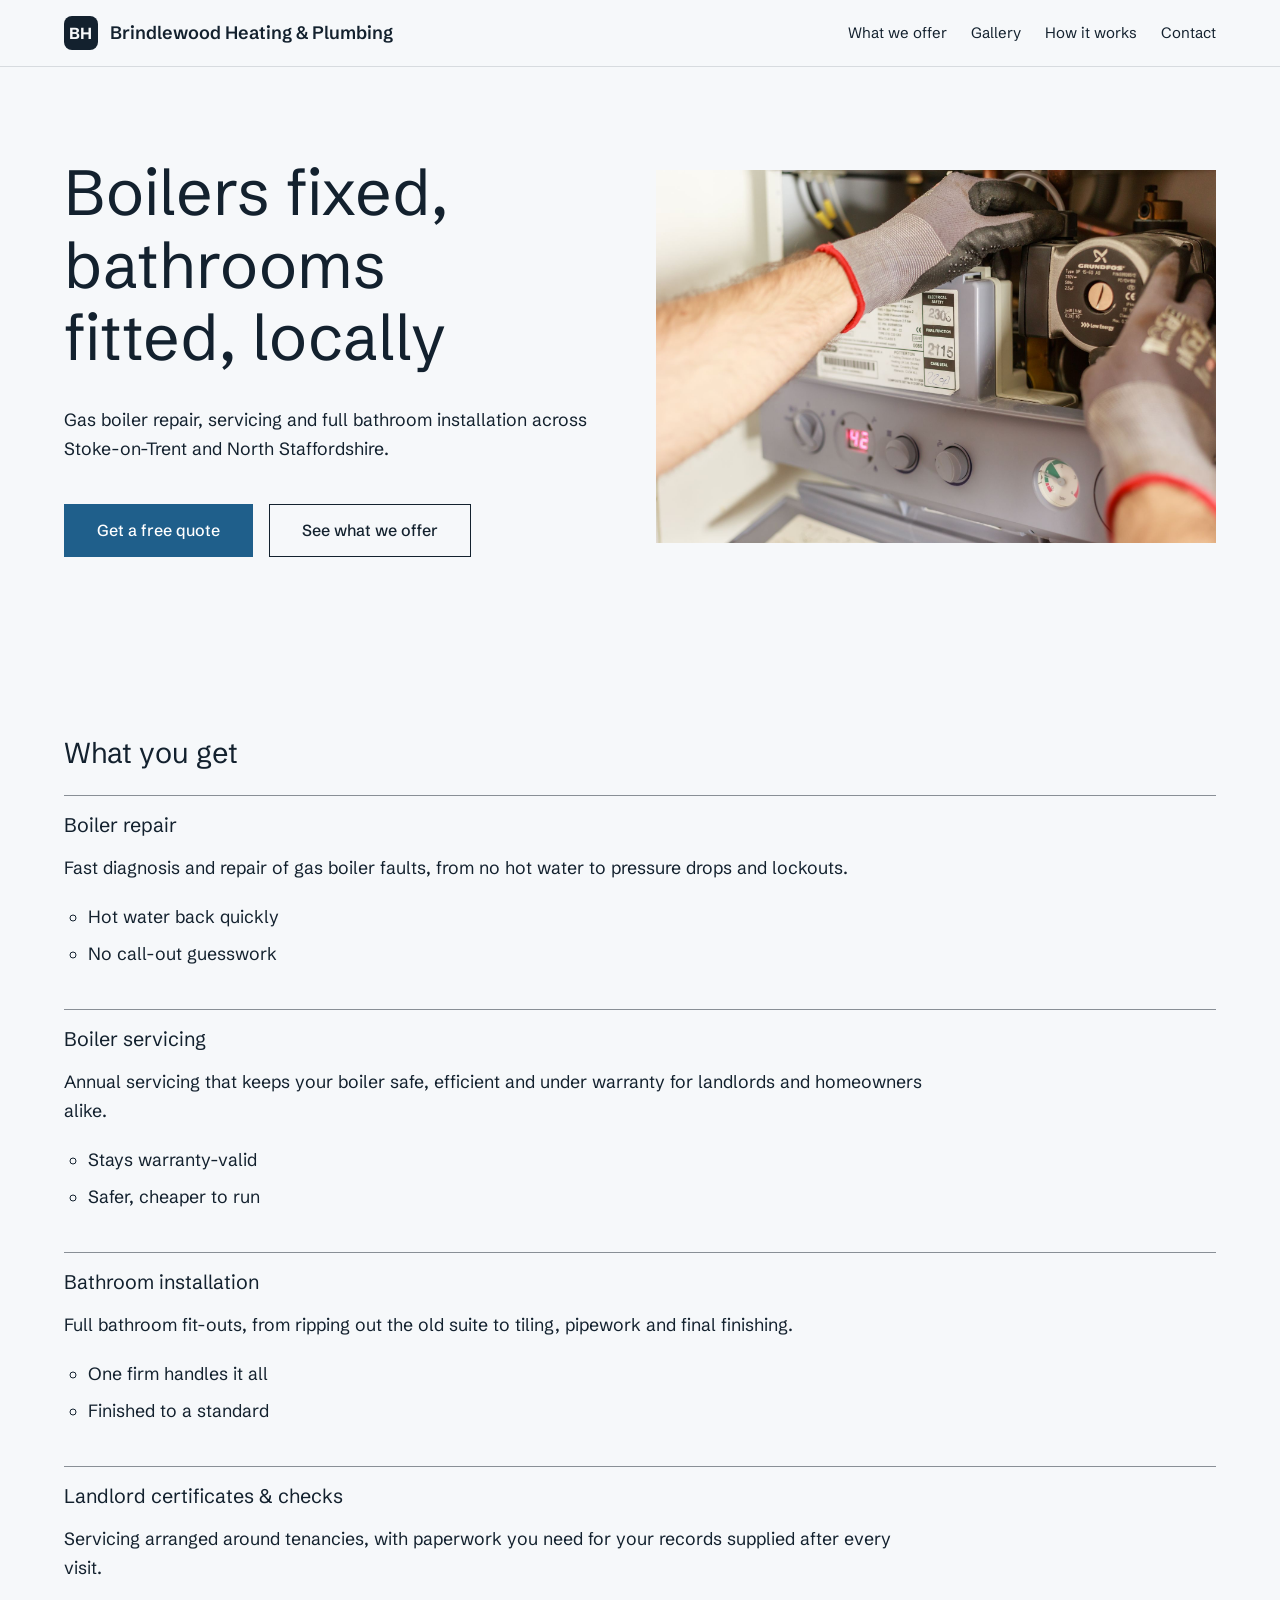
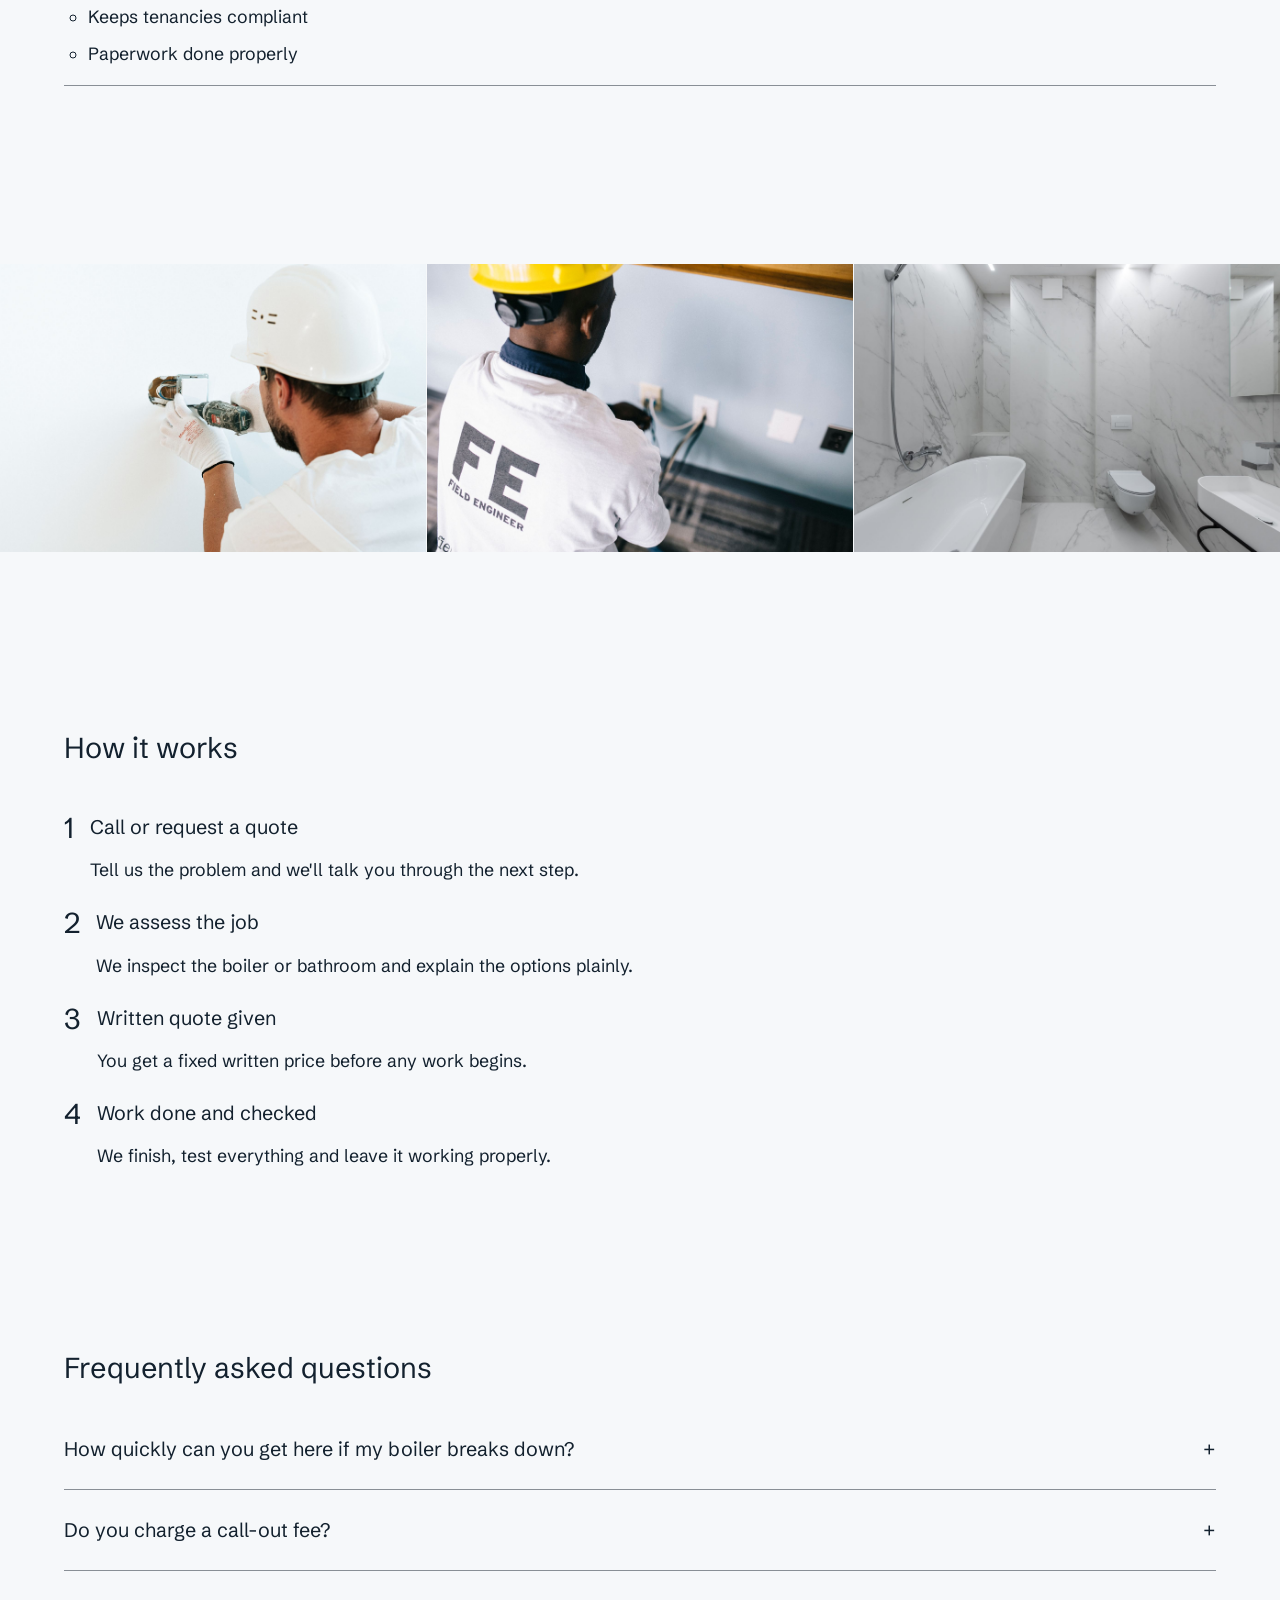
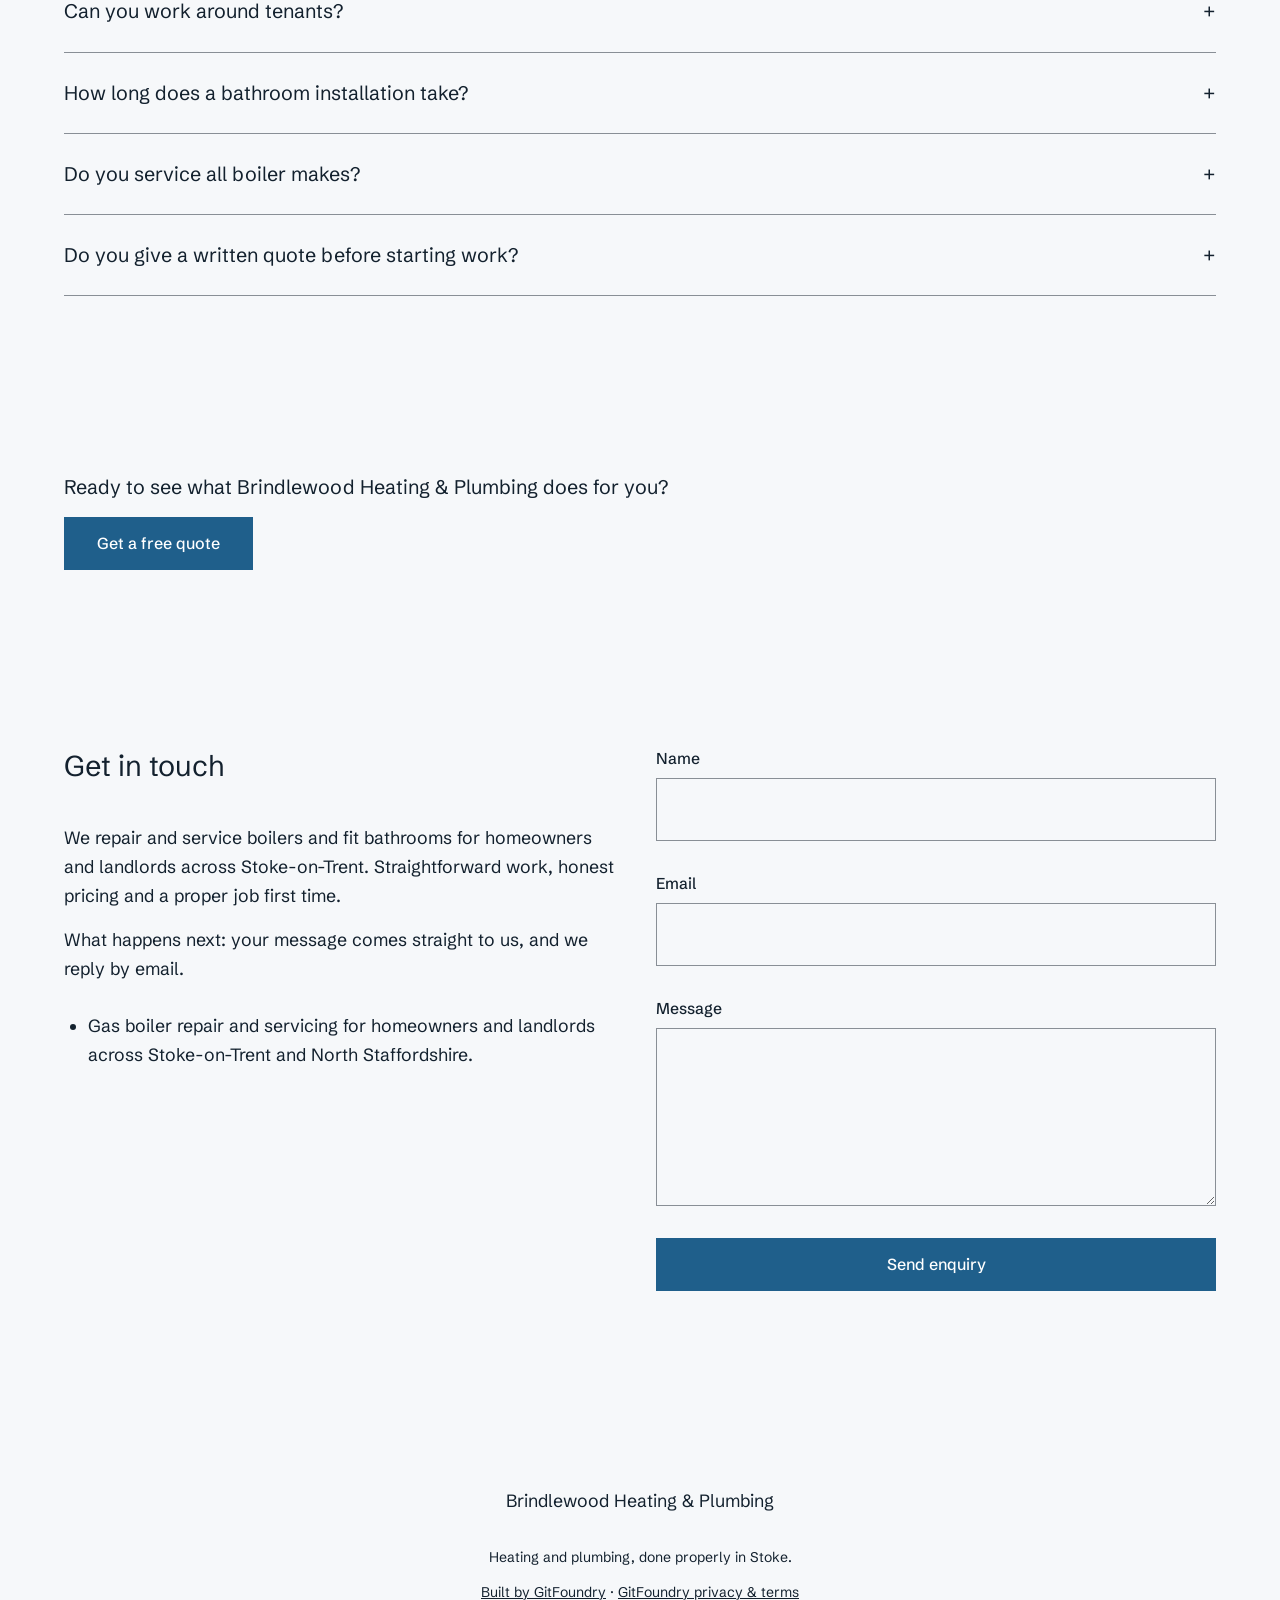
<file: index.html>
<!DOCTYPE html>
<html lang="en-GB">
<head>
  <meta charset="UTF-8">
  <meta name="viewport" content="width=device-width, initial-scale=1.0">
  <title>Brindlewood Heating &amp; Plumbing — Boilers fixed, bathrooms fitted, locally</title>
  <meta name="description" content="Brindlewood Heating &amp; Plumbing offers boiler repair, servicing and bathroom installation for homeowners and landlords in Stoke-on-Trent. Call for a free quote.">
  <link rel="icon" href="favicon.svg" type="image/svg+xml">
  <link href="https://fonts.googleapis.com/css2?family=Schibsted+Grotesk:wght@400..900&family=Schibsted+Grotesk:wght@400..900&display=swap" rel="stylesheet">
  <link rel="stylesheet" href="styles.css">
  <noscript><style>
  .menu-toggle { display: none !important; }
  </style></noscript>
  <meta property="og:title" content="Brindlewood Heating &amp; Plumbing">
  <meta property="og:description" content="Brindlewood Heating &amp; Plumbing offers boiler repair, servicing and bathroom installation for homeowners and landlords in Stoke-on-Trent. Call for a free quote.">
  <meta property="og:image" content="og-image.png">
  <meta property="og:url" content="index.html">
  <meta property="og:type" content="website">
  <meta name="twitter:card" content="summary_large_image">
  <script type="application/ld+json">{"@context":"https://schema.org","@type":"ProfessionalService","name":"Brindlewood Heating & Plumbing","description":"We repair and service boilers and fit bathrooms for homeowners and landlords across Stoke-on-Trent. Straightforward work, honest pricing and a proper job first time."}</script>
</head>
<body>
<a class="skip-link" href="#main">Skip to content</a>
<header class="site-header" data-mobile-nav-open="false">
  <div class="site-header__inner">
    <a class="brand" href="index.html">
      <span class="brand__mark" aria-hidden="true">BH</span>
      <span class="brand__wordmark">Brindlewood Heating &amp; Plumbing</span>
    </a>
    <button type="button" class="menu-toggle" data-mobile-nav-toggle aria-controls="primary-nav" aria-expanded="false" aria-label="Toggle navigation">
      <span class="menu-toggle__bar" aria-hidden="true"></span>
      <span class="menu-toggle__bar" aria-hidden="true"></span>
      <span class="menu-toggle__bar" aria-hidden="true"></span>
    </button>
    <nav class="primary-nav" id="primary-nav" aria-label="Primary">
      <a href="#features-list">What we offer</a>
      <a href="#image-triptych">Gallery</a>
      <a href="#process-steps">How it works</a>
      <a href="#contact-block">Contact</a>
    </nav>
  </div>
</header>

<main id="main">
<section data-section="hero-split" data-surface="dominant" id="hero-split" class="hero-split">
  <div class="container hero-split__inner">
    <div class="hero-split__text">
      <h1 class="hero-split__headline">Boilers fixed, bathrooms fitted, locally</h1>
      <p class="hero-split__sub">Gas boiler repair, servicing and full bathroom installation across Stoke-on-Trent and North Staffordshire.</p>
      <div class="hero-split__ctas">
        <a href="#contact" class="btn btn--primary">Get a free quote</a>
        <a href="#features-list" class="btn btn--ghost">See what we offer</a>
      </div>
    </div>
    <div class="hero-split__image">
      <img src="assets/img/hero.jpg" alt="Close-up of hands adjusting a boiler system with precise instrumentation, showing maintenance work." width="1200" height="800" loading="eager" decoding="async">
    </div>
  </div>
</section>
<section data-section="features-list" data-surface="dominant" id="features-list" class="features-list">
  <div class="container">
    <h2 class="features-list__title">What you get</h2>
    <ul class="features-list__items">
      <li class="features-list__item">
        <div class="features-list__body">
          <h3 class="features-list__name">Boiler repair</h3>
          <p class="features-list__desc">Fast diagnosis and repair of gas boiler faults, from no hot water to pressure drops and lockouts.</p>
          <ul class="features-list__bullets"><li>Hot water back quickly</li><li>No call-out guesswork</li></ul>
        </div>
      </li>
      <li class="features-list__item">
        <div class="features-list__body">
          <h3 class="features-list__name">Boiler servicing</h3>
          <p class="features-list__desc">Annual servicing that keeps your boiler safe, efficient and under warranty for landlords and homeowners alike.</p>
          <ul class="features-list__bullets"><li>Stays warranty-valid</li><li>Safer, cheaper to run</li></ul>
        </div>
      </li>
      <li class="features-list__item">
        <div class="features-list__body">
          <h3 class="features-list__name">Bathroom installation</h3>
          <p class="features-list__desc">Full bathroom fit-outs, from ripping out the old suite to tiling, pipework and final finishing.</p>
          <ul class="features-list__bullets"><li>One firm handles it all</li><li>Finished to a standard</li></ul>
        </div>
      </li>
      <li class="features-list__item">
        <div class="features-list__body">
          <h3 class="features-list__name">Landlord certificates &amp; checks</h3>
          <p class="features-list__desc">Servicing arranged around tenancies, with paperwork you need for your records supplied after every visit.</p>
          <ul class="features-list__bullets"><li>Keeps tenancies compliant</li><li>Paperwork done properly</li></ul>
        </div>
      </li>
    </ul>
  </div>
</section>
<section data-section="image-triptych" data-surface="dominant" id="image-triptych" class="image-triptych section--bleed">
  <ul class="image-triptych__cards">
      <li class="image-triptych__card">
        <img class="image-triptych__img" src="assets/img/triptych.jpg" alt="Construction worker wearing helmet and gloves uses a power tool to fix a wall." loading="lazy">
        
      </li>
      <li class="image-triptych__card">
        <img class="image-triptych__img" src="assets/img/triptych-2.jpg" alt="From above back view unrecognizable black field engineer wearing white shirt and protective hardhat sitting on floor and checking voltage in wall plugs" loading="lazy">
        
      </li>
      <li class="image-triptych__card">
        <img class="image-triptych__img" src="assets/img/triptych-3.jpg" alt="Interior of stylish bathroom with marble walls and bath placed near toilet and ceramic sink in light room with mirror" loading="lazy">
        
      </li>
  </ul>
</section>
<section data-section="process-steps" data-surface="dominant" id="process-steps" class="process-steps">
  <div class="container">
    <div class="process-steps__intro">
    <h2 class="process-steps__title">How it works</h2>
    </div>
    <ol class="process-steps__list">
      <li class="process-step">
        <span class="process-step__num" aria-hidden="true">1</span>
        <div class="process-step__body">
          <h3 class="process-step__heading">Call or request a quote</h3>
          <p class="process-step__desc">Tell us the problem and we'll talk you through the next step.</p>
        </div>
      </li>
      <li class="process-step">
        <span class="process-step__num" aria-hidden="true">2</span>
        <div class="process-step__body">
          <h3 class="process-step__heading">We assess the job</h3>
          <p class="process-step__desc">We inspect the boiler or bathroom and explain the options plainly.</p>
        </div>
      </li>
      <li class="process-step">
        <span class="process-step__num" aria-hidden="true">3</span>
        <div class="process-step__body">
          <h3 class="process-step__heading">Written quote given</h3>
          <p class="process-step__desc">You get a fixed written price before any work begins.</p>
        </div>
      </li>
      <li class="process-step">
        <span class="process-step__num" aria-hidden="true">4</span>
        <div class="process-step__body">
          <h3 class="process-step__heading">Work done and checked</h3>
          <p class="process-step__desc">We finish, test everything and leave it working properly.</p>
        </div>
      </li>
    </ol>
  </div>
</section>
<section data-section="faq-accordion" data-surface="dominant" id="faq-accordion" class="faq-accordion">
  <div class="container">
    <h2 class="faq-accordion__title">Frequently asked questions</h2>
    <div class="faq-accordion__list">
      <details class="faq-item">
        <summary class="faq-item__question">How quickly can you get here if my boiler breaks down?</summary>
        <div class="faq-item__answer"><p>We prioritise no-heating and no-hot-water calls and usually attend within 24 hours in Stoke and the surrounding areas.</p></div>
      </details>
      <details class="faq-item">
        <summary class="faq-item__question">Do you charge a call-out fee?</summary>
        <div class="faq-item__answer"><p>We give you the price for diagnosis before we come out, and it's put towards the repair if you go ahead. No surprises on the day.</p></div>
      </details>
      <details class="faq-item">
        <summary class="faq-item__question">Can you work around tenants?</summary>
        <div class="faq-item__answer"><p>Yes. We arrange appointments directly with tenants at times that suit them, and send landlords the service paperwork afterwards.</p></div>
      </details>
      <details class="faq-item">
        <summary class="faq-item__question">How long does a bathroom installation take?</summary>
        <div class="faq-item__answer"><p>Most standard bathroom replacements take one to two weeks depending on tiling. We give you a firm schedule before we start.</p></div>
      </details>
      <details class="faq-item">
        <summary class="faq-item__question">Do you service all boiler makes?</summary>
        <div class="faq-item__answer"><p>Yes, we work on all major gas boiler brands and can source parts quickly for common models.</p></div>
      </details>
      <details class="faq-item">
        <summary class="faq-item__question">Do you give a written quote before starting work?</summary>
        <div class="faq-item__answer"><p>Always. You get a written quote with the full scope and price, and nothing starts until you've agreed it.</p></div>
      </details>
    </div>
  </div>
</section>
<section data-section="cta-banner" data-surface="dominant" id="cta-banner" class="cta-banner">
  <div class="container cta-banner__inner">
    <p class="cta-banner__hook">Ready to see what Brindlewood Heating &amp; Plumbing does for you?</p>
    <a href="#contact" class="btn btn--primary">Get a free quote</a>
  </div>
</section>
<section data-section="contact-block" data-surface="dominant" id="contact" class="contact-block">
  <div class="container contact-block__inner" id="contact-block">
    <div class="contact-block__info">
      <h2 class="contact-block__title">Get in touch</h2>
      <p class="contact-block__about">We repair and service boilers and fit bathrooms for homeowners and landlords across Stoke-on-Trent. Straightforward work, honest pricing and a proper job first time.</p>
      <p class="contact-block__promise">What happens next: your message comes straight to us, and we reply by email.</p>
      <ul class="contact-block__signals"><li>Gas boiler repair and servicing for homeowners and landlords across Stoke-on-Trent and North Staffordshire.</li></ul>
    </div>
    <form class="contact-block__form" action="https://gitfoundry-worker-test.gitfoundry.workers.dev/api/site-enquiry" method="POST">
      <input type="hidden" name="subject" value="Enquiry from Brindlewood Heating &amp; Plumbing">
      <input type="hidden" name="page" value="index.html">
      <input type="text" name="_gotcha" tabindex="-1" autocomplete="off" aria-hidden="true" style="position:absolute;left:-9999px">
      <div class="form-field">
        <label for="contact-name" class="form-label">Name</label>
        <input id="contact-name" name="name" type="text" class="form-input" autocomplete="name" required>
      </div>
      <div class="form-field">
        <label for="contact-email" class="form-label">Email</label>
        <input id="contact-email" name="email" type="email" class="form-input" autocomplete="email" required>
      </div>
      <div class="form-field">
        <label for="contact-message" class="form-label">Message</label>
        <textarea id="contact-message" name="message" class="form-textarea" rows="5" required></textarea>
      </div>
      <button type="submit" class="btn btn--primary">Send enquiry</button>
    </form>
  </div>
</section>
</main>
<footer class="site-footer">
  <div class="container site-footer__inner">
    <p class="site-footer__brand">Brindlewood Heating &amp; Plumbing</p>
    <p class="site-footer__tagline">Heating and plumbing, done properly in Stoke.</p>
    <p class="site-footer__built"><a href="https://gitfoundry.co.uk">Built by GitFoundry</a> · <a href="https://gitfoundry.co.uk/legal">GitFoundry privacy &amp; terms</a></p>
  </div>
</footer>
  <script src="mobile-nav.js" defer></script>
</body>
</html>
</file>
<file: styles.css>
/* Composable design stylesheet for style "tuple-1003d7c5-536c-485d-b191-a34178415eac". */
/* Compiled from reviewed style data by lib/design-css.mjs. The model never writes this file. */
:root {
  --colour-dominant: #f6f8fa;
  --colour-on-dominant: #13212e;
  --colour-supporting: #13212e;
  --colour-on-supporting: #f6f8fa;
  --colour-accent: #1f5f8b;
  --colour-on-accent: #ffffff;
  --colour-muted: #57626b;
  --colour-border: #898f96;
  --colour-focus: #1f5f8b;
  --colour-on-dark-focus: #356f97;
  --colour-error: #6b0014;
  --colour-success: #0b3d20;
  --font-display: "Schibsted Grotesk", Georgia, "Times New Roman", serif;
  --font-body: "Schibsted Grotesk", -apple-system, BlinkMacSystemFont, "Segoe UI", Roboto, Helvetica, Arial, sans-serif;
  --text-display: clamp(2.838rem, 2.4565714285714284rem + 1.9071428571428573vw, 4.173rem);
  --leading-display: 1.14;
  --tracking-display: -0.02em;
  --weight-display: 400;
  --text-h1: clamp(1.899rem, 1.643857142857143rem + 1.2757142857142854vw, 2.792rem);
  --leading-h1: 1.19;
  --tracking-h1: -0.015em;
  --weight-h1: 400;
  --text-h2: clamp(1.375rem, 1.2341428571428572rem + 0.7042857142857144vw, 1.868rem);
  --leading-h2: 1.24;
  --tracking-h2: -0.01em;
  --weight-h2: 400;
  --text-h3: clamp(1.125rem, 1.0892857142857142rem + 0.17857142857142858vw, 1.25rem);
  --leading-h3: 1.34;
  --tracking-h3: 0em;
  --weight-h3: 400;
  --text-body: clamp(1rem, 0.9642857142857143rem + 0.17857142857142858vw, 1.125rem);
  --leading-body: 1.63;
  --tracking-body: 0em;
  --weight-body: 400;
  --text-small: 0.875rem;
  --leading-small: 1.53;
  --tracking-small: 0em;
  --weight-small: 400;
  --text-label: clamp(0.875rem, 0.8392857142857143rem + 0.17857142857142858vw, 1rem);
  --leading-label: 1.4;
  --tracking-label: 0.01em;
  --weight-label: 500;
  --text-button: 1rem;
  --leading-button: 1.2;
  --tracking-button: 0em;
  --weight-button: 500;
  --measure: 79ch;
  --space-0: 0.25rem;
  --space-1: 0.5rem;
  --space-2: 0.75rem;
  --space-3: 1rem;
  --space-4: 1.5rem;
  --space-5: 2rem;
  --space-6: 3rem;
  --space-7: 4rem;
  --space-8: 6rem;
  --gutter: clamp(1rem, 0.7142857142857143rem + 1.4285714285714286vw, 2rem);
  --section-gap: clamp(3rem, 2.142857142857143rem + 4.285714285714286vw, 6rem);
  --content-max: 72rem;
  --radius: 0rem;
  --shadow: 0 1px 2px rgba(0, 0, 0, 0.06), 0 4px 12px rgba(0, 0, 0, 0.04);
  --colour-action: var(--colour-accent);
  --colour-on-action: var(--colour-on-accent);
  --card-border: none;
  --card-shadow: 0 1px 2px rgba(0, 0, 0, 0.06), 0 4px 12px rgba(0, 0, 0, 0.04);
  --control-min-height: 44px;
  --motion-fast: 120ms;
  --motion-normal: 200ms;
  --motion-slow: 320ms;
  --easing: cubic-bezier(0.2, 0, 0, 1);
}

*, *::before, *::after { box-sizing: border-box; }

body {
  margin: 0;
  font-family: var(--font-body);
  font-size: var(--text-body);
  line-height: var(--leading-body);
  background: var(--colour-dominant);
  color: var(--colour-on-dominant);
  overflow-wrap: anywhere;
}

/* anywhere, not break-word: only anywhere shrinks the min-content size, so a
   long word in a grid or flex child wraps instead of widening its track and
   bursting the page under 200% text enlargement. */
h1, h2, h3 { text-wrap: balance; overflow-wrap: anywhere; }

h1 {
  font-family: var(--font-display);
  font-size: var(--text-h1);
  font-weight: var(--weight-h1);
  line-height: var(--leading-h1);
  letter-spacing: var(--tracking-h1)em;
  margin-block: var(--space-6) var(--space-4);
}

h2 {
  font-family: var(--font-display);
  font-size: var(--text-h2);
  font-weight: var(--weight-h2);
  line-height: var(--leading-h2);
  letter-spacing: var(--tracking-h2)em;
  margin-block: var(--space-6) var(--space-3);
}

h3 {
  font-family: var(--font-display);
  font-size: var(--text-h3);
  font-weight: var(--weight-h3);
  line-height: var(--leading-h3);
  letter-spacing: var(--tracking-h3)em;
  margin-block: var(--space-5) var(--space-3);
}

p { max-width: var(--measure); }

small {
  font-size: var(--text-small);
  line-height: var(--leading-small);
}

label, .form-label {
  display: block;
  font-size: var(--text-label);
  font-weight: var(--weight-label);
  line-height: var(--leading-label);
  letter-spacing: var(--tracking-label)em;
  margin-block-end: var(--space-1);
}

.page-title {
  font-family: var(--font-display);
  font-size: var(--text-display);
  font-weight: var(--weight-display);
  line-height: var(--leading-display);
  letter-spacing: var(--tracking-display)em;
  /* An inner page's title sits outside a container: keep it inside the same gutters. */
  width: min(100% - (2 * var(--gutter)), var(--content-max));
  margin-inline: auto;
  padding-block-start: var(--section-gap);
  overflow-wrap: anywhere;
}

/* Semantic surfaces: every section colour resolves through these variables,
   so text always sits on its measured on-colour. */
[data-surface="dominant"] {
  --surface: var(--colour-dominant);
  --ink: var(--colour-on-dominant);
  background: var(--surface);
  color: var(--ink);
}

[data-surface="supporting"] {
  --surface: var(--colour-supporting);
  --ink: var(--colour-on-supporting);
  background: var(--surface);
  color: var(--ink);
}

[data-surface] :is(h1, h2, h3, p) { color: inherit; }

/* Plain links inherit their surface ink. Button-links are excluded: their
   colours come from the button rules below, and this selector would otherwise
   out-specify .btn--primary and paint accent buttons in body text. */
[data-surface] a:not(.btn) { color: inherit; }

/* Document rhythm: tight groups, generous separation. */
.container {
  width: min(100% - (2 * var(--gutter)), var(--content-max));
  margin-inline: auto;
}

main > section { padding-block: var(--section-gap); }

/* Hero compositions. */
.hero-centered__inner,
.hero-split__inner,
.hero-banner__inner {
  display: grid;
  gap: var(--space-5);
  align-items: center;
}

.hero-centered__headline,
.hero-split__headline,
.hero-banner__headline {
  font-family: var(--font-display);
  font-size: var(--text-display);
  font-weight: var(--weight-display);
  line-height: var(--leading-display);
  letter-spacing: var(--tracking-display)em;
  margin-block: 0 var(--space-3);
  /* No ch cap here: ch scales with font-size, so it cannot constrain a
     headline that is simply too large for its copy. Length is governed by the
     display scale in the style record instead. */
}

.hero-note {
  padding: var(--space-5);
  border-radius: var(--radius);
}

/* Feature compositions. */
.features-list__items { list-style: none; margin: 0; padding: 0; display: grid; gap: var(--space-4); }
.features-grid__cards { display: grid; gap: var(--space-5); }
.feature-card {
  padding: var(--space-5);
  border: var(--card-border);
  border-radius: var(--radius);
  box-shadow: var(--card-shadow);
}

/* Founder composition. */
.founder-story__inner { display: grid; gap: var(--space-5); align-items: start; }
.founder-story__image img { width: 100%; height: auto; display: block; border-radius: var(--radius); }

/* Process compositions. */
.process-steps__list,
.how-it-works__steps { list-style: none; margin: 0; padding: 0; display: grid; gap: var(--space-4); }

/* FAQ disclosures. */
details.faq-item { border-block-end: 1px solid var(--colour-border); padding-block: var(--space-3); }
details.faq-item summary {
  cursor: pointer;
  font-size: var(--text-h3);
  font-weight: var(--weight-h3);
  padding-block: var(--space-1);
  min-height: 44px;
}

/* Conversion compositions. */
.waitlist-capture__row { display: grid; gap: var(--space-3); }
.contact-block__inner { display: grid; gap: var(--space-5); }

/* Section roots: in-page anchors land with breathing room. Listing every
   root also keeps validator class coverage honest on the new path. */
.hero-centered,
.hero-split,
.hero-banner,
.features-list,
.features-grid,
.problem-solution,
.founder-story,
.process-steps,
.how-it-works,
.faq-accordion,
.cta-banner,
.waitlist-capture,
.contact-block,
.editorial-intro,
.manifesto-band,
.outcomes-band,
.capability-rows,
.work-index,
.image-triptych,
.client-logos { scroll-margin-top: var(--space-4); }

.waitlist-capture__inner { display: grid; gap: var(--space-4); align-content: start; }

/* Section element vocabulary: every class the catalogue renderers emit gets
   a token-driven rule, so validator class coverage holds on the new path. */
.hero-centered__copy,
.hero-split__text {
  display: grid;
  gap: var(--space-3);
  align-content: start;
}

.hero-centered__kicker,
.process-steps__eyebrow,
.founder-story__eyebrow,
.waitlist-capture__eyebrow,
.problem-solution__label {
  font-size: var(--text-label);
  font-weight: var(--weight-label);
  line-height: var(--leading-label);
  letter-spacing: var(--tracking-label)em;
  margin-block: 0 var(--space-2);
}

.hero-centered__sub,
.hero-split__sub,
.hero-banner__sub {
  font-size: var(--text-body);
  line-height: var(--leading-body);
  margin-block: 0 var(--space-4);
}

.hero-centered__ctas,
.hero-split__ctas {
  display: flex;
  flex-wrap: wrap;
  gap: var(--space-3);
  align-items: center;
}

/* WCAG 2.5.8 gives a standalone link a 24px minimum target. Declare it: left
   to the body leading, a style with tighter leading drops under the floor. */
.hero-centered__text-link {
  font-weight: var(--weight-button);
  text-underline-offset: 3px;
  display: inline-flex;
  align-items: center;
  min-height: 24px;
}

.hero-note {
  padding: var(--space-5);
  border-radius: var(--radius);
}

.hero-note__label {
  font-size: var(--text-label);
  font-weight: var(--weight-label);
  letter-spacing: var(--tracking-label)em;
  margin-block: 0 var(--space-2);
}

.hero-note__title {
  font-family: var(--font-display);
  font-size: var(--text-h3);
  font-weight: var(--weight-h3);
  line-height: var(--leading-h3);
  margin-block: 0 var(--space-2);
}

.hero-note__rule {
  border-block-start: 1px solid currentColor;
  opacity: 0.55;
  margin-block: var(--space-3);
}

.hero-note__body { margin-block: 0 var(--space-2); }
.hero-note__signoff { font-size: var(--text-small); margin-block: 0; }

.hero-split__image img { width: 100%; height: auto; display: block; border-radius: var(--radius); }

.features-list__title,
.features-grid__title,
.process-steps__title,
.how-it-works__title,
.faq-accordion__title,
.founder-story__title,
.contact-block__title,
.waitlist-capture__title,
.problem-solution__headline {
  font-family: var(--font-display);
  font-size: var(--text-h2);
  font-weight: var(--weight-h2);
  line-height: var(--leading-h2);
  letter-spacing: var(--tracking-h2)em;
  margin-block: 0 var(--space-4);
}

.hero-centered__inner:not(:has(.hero-note)) { grid-template-columns: 1fr; }

.features-list__item {
  display: grid;
  grid-template-columns: 1fr;
  gap: var(--space-3);
  padding-block: var(--space-3);
  border-block-start: 1px solid var(--colour-border);
}

.features-list__item:last-child { border-block-end: 1px solid var(--colour-border); }

.features-list__num {
  font-family: var(--font-display);
  font-size: var(--text-h3);
  font-weight: var(--weight-h3);
}

.features-list__body { display: grid; gap: var(--space-1); align-content: start; }

.features-list__name,
.feature-card__title,
.process-step__heading,
.how-step__heading {
  font-family: var(--font-display);
  font-size: var(--text-h3);
  font-weight: var(--weight-h3);
  line-height: var(--leading-h3);
  margin-block: 0 var(--space-1);
}

.features-list__desc,
.feature-card__desc,
.process-step__desc,
.how-step__desc { margin-block: 0; }

.features-list__bullets,
.feature-card__bullets,
.founder-story__signals,
.contact-block__signals {
  margin: var(--space-2) 0 0;
  padding-inline-start: var(--space-4);
  display: grid;
  gap: var(--space-1);
}

.problem-solution__inner { display: grid; gap: var(--space-5); }
.problem-solution__problem, .problem-solution__answer { display: grid; gap: var(--space-2); align-content: start; }
.problem-solution__body { margin-block: 0; }
.problem-solution__product {
  font-family: var(--font-display);
  font-size: var(--text-h3);
  font-weight: var(--weight-h3);
  margin-block: 0;
}

.founder-story__text { display: grid; gap: var(--space-2); align-content: start; }
.founder-story__body { margin-block: 0; }
.founder-story__subhead {
  font-family: var(--font-display);
  font-size: var(--text-h3);
  font-weight: var(--weight-h3);
  margin-block: var(--space-3) var(--space-1);
}
.founder-story__steps { margin: 0; padding-inline-start: var(--space-4); display: grid; gap: var(--space-1); }
.founder-story--no-image .founder-story__inner { grid-template-columns: 1fr; }

.process-steps__intro { display: grid; gap: var(--space-1); margin-block-end: var(--space-4); }
.process-step,
.how-step {
  display: grid;
  grid-template-columns: auto 1fr;
  gap: var(--space-3);
}
.process-step__body { display: grid; gap: var(--space-1); align-content: start; }
.process-step__num,
.how-step__num {
  font-family: var(--font-display);
  font-size: var(--text-h2);
  font-weight: var(--weight-h2);
  line-height: 1;
}

.faq-accordion__list { display: grid; }
.faq-item__question { display: flex; justify-content: space-between; align-items: baseline; gap: var(--space-3); cursor: pointer; list-style: none; }
.faq-item__question::-webkit-details-marker { display: none; }
.faq-item__question::after { content: "+"; flex: 0 0 auto; }
details[open] > .faq-item__question::after { content: "−"; }
.faq-item__answer p { margin-block: var(--space-2) 0; }

.cta-banner__inner { display: grid; gap: var(--space-3); justify-items: start; }
.cta-banner__hook { font-size: var(--text-h3); line-height: var(--leading-h3); margin-block: 0; }

.waitlist-capture__intro { display: grid; gap: var(--space-1); }
.waitlist-capture__form { display: grid; gap: var(--space-3); }
.waitlist-capture__label { margin-block-end: 0; }
/* 2026-09-10 — was white-space: nowrap, which defeated the grid/flex
   blowout guard (.waitlist-capture__row > *, line ~562) that every other
   button in this design system relies on to wrap instead of bursting the
   page under text enlargement. Explicit white-space: normal documents that
   decision and keeps this selector defined (validate-site.mjs requires
   every rendered class to have a rule). */
.waitlist-capture__btn { white-space: normal; }

.contact-block__info { display: grid; gap: var(--space-3); align-content: start; }
.contact-block__about,
.contact-block__hours,
.contact-block__promise { margin-block: 0; }
.contact-block__form { display: grid; gap: 0; align-content: start; }

.site-footer__inner { display: grid; gap: var(--space-2); }
.site-footer__brand { font-family: var(--font-display); font-weight: var(--weight-h3); }
.site-footer__tagline,
.site-footer__built { font-size: var(--text-small); margin-block: 0; }
/* The credit link must read on the footer's own surface, not the browser's default blue. */
.site-footer__built a { color: inherit; text-decoration: underline; }

/* Actions: primary rides the accent pair, secondary the supporting pair. */
.btn, button {
  font-family: var(--font-body);
  font-size: var(--text-button);
  font-weight: var(--weight-button);
  line-height: var(--leading-button);
  letter-spacing: var(--tracking-button)em;
}

.btn {
  display: inline-flex;
  align-items: center;
  justify-content: center;
  min-height: var(--control-min-height);
  padding: var(--space-3) var(--space-5);
  border-radius: var(--radius);
  text-decoration: none;
  border: 1px solid transparent;
}

.btn--primary {
  background: var(--colour-action);
  color: var(--colour-on-action);
}

.btn--ghost {
  background: transparent;
  border-color: currentColor;
  color: var(--colour-supporting);
}

[data-surface="supporting"] .btn--ghost { color: var(--colour-on-supporting); }

/* Form controls. */
.form-input, .form-textarea, .waitlist-capture__input {
  width: 100%;
  min-height: var(--control-min-height);
  padding: var(--space-3);
  font: inherit;
  color: inherit;
  background: transparent;
  border: 1px solid var(--colour-border);
  border-radius: var(--radius);
}

.form-field { display: grid; gap: var(--space-1); margin-block-end: var(--space-5); }
/* A label belongs to the control below it: the field's gap is its only space, so it is not as close to the
   control above (QA, Gate 1 2026-11-21: "mobile form fields are cramped and lack clear visual hierarchy"). */
.form-field .form-label { margin-block-end: 0; }
/* A tapped field shows it is active, not only a keyboard-focused one (:focus-visible below adds the outline). */
.form-input:focus, .form-textarea:focus { border-color: var(--colour-action); box-shadow: inset 0 0 0 1px var(--colour-action); }
.form-error { color: var(--colour-error); font-weight: 600; }

/* Grid/flex blowout guard: text-bearing grid and flex children must shrink
   below their min-content size, or a long word bursts the page under text
   enlargement instead of wrapping. */
.hero-centered__inner > *,
.hero-split__inner > *,
.features-grid__cards > *,
.founder-story__inner > *,
.contact-block__inner > *,
.waitlist-capture__inner > *,
.waitlist-capture__row > *,
.problem-solution__inner > *,
.cta-banner__inner > *,
.hero-centered__ctas > *,
.hero-split__ctas > * {
  min-width: 0;
}

/* Navigation tokens for the polish-installed header. The header block owns
   colours and type size; these additive rules own layout and touch targets.
   (An earlier .site-nav block styled nothing — the header emits
   .primary-nav — so these target the real classes.) */
.primary-nav { display: flex; flex-wrap: wrap; gap: var(--space-3); align-items: center; }
.primary-nav a { text-decoration: none; padding-block: 0.25rem; }
.primary-nav a:hover { text-decoration: underline; text-underline-offset: 3px; }

/* The shared header toggle ships at 38px; the product default is 44px.
   min-height here does not disturb the header block's own box rules. */
.menu-toggle { min-height: 44px; }

/* Footer. */
.site-footer { padding-block: var(--section-gap) var(--space-5); }

/* State changes only: focus, hover, pressed. No entrance choreography, and
   never opacity zero as a prerequisite for visible content. */
a, button, .btn, input, textarea, summary {
  transition:
    color var(--motion-fast) var(--easing),
    background-color var(--motion-normal) var(--easing),
    border-color var(--motion-fast) var(--easing),
    box-shadow var(--motion-normal) var(--easing);
}

a:hover { text-decoration-thickness: 2px; }
.btn--primary:hover { filter: brightness(1.06); }
.btn--primary:active { filter: brightness(0.96); }
.btn:disabled, button:disabled { opacity: 0.55; cursor: not-allowed; }

:focus-visible {
  outline: 3px solid var(--colour-focus);
  outline-offset: 2px;
}

[data-surface="supporting"] :focus-visible { outline-color: var(--colour-on-dark-focus); }

@media (prefers-reduced-motion: reduce) {
  *, *::before, *::after {
    animation-duration: 0.01ms !important;
    animation-iteration-count: 1 !important;
    transition-duration: 0.01ms !important;
    scroll-behavior: auto !important;
  }
  html { scroll-behavior: auto; }
}

/* ── Hero atmosphere ───────────────────────────────────────────────────────
   A colour field drawn from the style's own palette. No image file, nothing
   licensed, nothing to store, and each style tints itself. Overlapping soft
   radial gradients read as depth the way a photograph does, without one.
   The scrim is what guarantees the text contrast — a gradient behind text
   cannot be measured, so it is never trusted on its own. */
.hero-atmosphere {
  position: relative;
  isolation: isolate;
  display: grid;
  align-items: end;
  min-height: min(86vh, 44rem);
  overflow: hidden;
  background: var(--colour-dominant);
  color: var(--colour-on-dominant);
}

.hero-atmosphere__field {
  position: absolute;
  inset: 0;
  z-index: -2;
  background: radial-gradient(120% 90% at 14% 12%, color-mix(in oklab, var(--colour-accent) 16%, var(--colour-dominant)) 0%, transparent 62%),
    radial-gradient(110% 100% at 86% 78%, color-mix(in oklab, var(--colour-muted) 12%, var(--colour-dominant)) 0%, transparent 70%),
    var(--colour-dominant);
}

/* Fixed, measurable darkening so the on-supporting ink always clears its
   contrast threshold regardless of where the gradient stops happen to land. */
.hero-atmosphere__scrim {
  position: absolute;
  inset: 0;
  z-index: -1;
  background: linear-gradient(to top, rgba(255, 255, 255, 0.35) 0%, rgba(255, 255, 255, 0.15) 60%, rgba(255, 255, 255, 0.05) 100%);
}

.hero-atmosphere__inner {
  padding-block: var(--section-gap);
  display: grid;
  justify-items: start;
  gap: var(--space-2);
}

.hero-atmosphere__kicker {
  font-size: var(--text-small);
  font-weight: var(--weight-label);
  letter-spacing: 0.14em;
  text-transform: uppercase;
  margin-block: 0;
  opacity: 0.85;
}

.hero-atmosphere__headline {
  font-family: var(--font-display);
  font-size: var(--text-display);
  font-weight: var(--weight-display);
  line-height: var(--leading-display);
  letter-spacing: var(--tracking-display)em;
  margin-block: 0 var(--space-2);
  max-width: 20ch;
}

.hero-atmosphere__sub {
  font-size: var(--text-body);
  line-height: var(--leading-body);
  margin-block: 0 var(--space-4);
  opacity: 0.92;
}

.hero-atmosphere__ctas {
  display: flex;
  flex-wrap: wrap;
  gap: var(--space-3);
  align-items: center;
}

.hero-atmosphere__ctas > * { min-width: 0; }

.hero-atmosphere__text-link {
  font-weight: var(--weight-button);
  text-underline-offset: 3px;
  display: inline-flex;
  align-items: center;
  min-height: 24px;
}

/* ── Editorial sections ────────────────────────────────────────────────────
   Asymmetric grids: a small-caps label in the left margin, a large headline,
   body copy in a middle column and a list on the right. Mobile-first, so each
   block is a readable stack until there is width for the real composition. */

/* A bleed section lets its own background and any full-width child run edge to
   edge. A .container child keeps its inset: the colour field bleeds, the words
   inside it do not. Without the :not() the container lost its gutter and text
   sat flush against the viewport edge. */
.section--bleed { padding-inline: 0; }
.section--bleed > *:not(.container) { width: 100%; max-width: none; margin-inline: 0; }

.editorial-intro__label,
.manifesto-band__label,
.outcomes-band__label,
.capability-rows__label,
.work-index__label,
.client-logos__label {
  font-size: var(--text-small);
  font-weight: var(--weight-label);
  letter-spacing: 0.12em;
  text-transform: uppercase;
  color: var(--colour-muted);
  margin-block: 0 var(--space-3);
}

[data-surface="supporting"] :is(.editorial-intro__label, .manifesto-band__label, .outcomes-band__label, .capability-rows__label, .work-index__label, .client-logos__label) {
  color: inherit;
  opacity: 0.72;
}

.editorial-intro__grid,
.manifesto-band__grid,
.outcomes-band__grid,
.capability-rows__grid,
.work-index__grid,
.client-logos__grid {
  display: grid;
  gap: var(--space-4);
  align-items: start;
}

/* h1 scale, not the hero's display scale. At display scale in these tracks a
   headline broke mid-word: overflow-wrap:anywhere is the safety net that stops
   a grid track bursting, and it splits a word that cannot fit, so the scale has
   to suit the column rather than the wrap mode being loosened. */
.manifesto-band__headline,
.outcomes-band__headline {
  font-family: var(--font-display);
  font-size: var(--text-h1);
  font-weight: var(--weight-display);
  line-height: var(--leading-h1);
  letter-spacing: var(--tracking-h1)em;
  margin-block: 0 var(--space-4);
  max-width: 16ch;
}

/* The introduction is a normal section, with the same heading hierarchy as
   services and FAQs. Its label sits above two balanced content columns. */
.editorial-intro__label { margin-block: 0; }
.editorial-intro__headline {
  font-family: var(--font-display);
  font-size: var(--text-h2);
  font-weight: var(--weight-h2);
  line-height: var(--leading-h2);
  letter-spacing: var(--tracking-h2);
  margin-block: 0;
  max-width: none;
}
.editorial-intro__body p { margin: 0; max-width: 42ch; }

/* Sits beside its own label in a narrower column, so it takes the step below
   the intro and manifesto headlines. */
.capability-rows__headline {
  font-family: var(--font-display);
  font-size: var(--text-h2);
  font-weight: var(--weight-h2);
  line-height: var(--leading-h2);
  letter-spacing: var(--tracking-h2)em;
  margin-block: 0 var(--space-4);
  max-width: 14ch;
}

.editorial-intro__body p,
.manifesto-band__body p { margin-block: 0 var(--space-3); }

.editorial-intro__keywords {
  list-style: none;
  margin: 0;
  padding: 0;
  display: grid;
  gap: var(--space-1);
  font-size: var(--text-small);
  letter-spacing: 0.1em;
  text-transform: uppercase;
  color: var(--colour-muted);
}

[data-surface="supporting"] .editorial-intro__keywords { color: inherit; opacity: 0.72; }

.outcomes-band__items {
  list-style: none;
  margin: 0;
  padding: 0;
  display: grid;
  gap: var(--space-4);
}

.outcomes-band__item {
  border-inline-start: 1px solid var(--colour-border);
  padding-inline-start: var(--space-3);
  min-width: 0;
}

[data-surface="supporting"] .outcomes-band__item { border-inline-start-color: currentColor; }

.outcomes-band__item-text {
  display: block;
  font-family: var(--font-display);
  font-size: var(--text-h3);
  line-height: var(--leading-h3);
}

.capability-rows__rows,
.work-index__rows {
  list-style: none;
  margin: 0;
  padding: 0;
  display: grid;
  gap: var(--space-4);
}

.capability-rows__row,
.work-index__row {
  display: grid;
  gap: var(--space-2);
  align-items: start;
  padding-block-end: var(--space-4);
  border-block-end: 1px solid var(--colour-border);
  min-width: 0;
}

[data-surface="supporting"] :is(.capability-rows__row, .work-index__row) { border-block-end-color: currentColor; }

.capability-rows__num,
.work-index__num {
  font-size: var(--text-small);
  color: var(--colour-muted);
  font-variant-numeric: tabular-nums;
}

[data-surface="supporting"] :is(.capability-rows__num, .work-index__num) { color: inherit; opacity: 0.72; }

.capability-rows__name,
.work-index__title {
  font-family: var(--font-display);
  font-size: var(--text-h3);
  font-weight: var(--weight-h3);
  line-height: var(--leading-h3);
  margin-block: 0 var(--space-1);
}

.work-index__title { display: block; }
/* Body stacks the row title over its description inside the row grid. */
.capability-rows__body {
  display: grid;
  gap: var(--space-1);
  align-content: start;
  min-width: 0;
}
.capability-rows__desc,
.work-index__desc { margin-block: 0; }

.capability-rows__media img,
.work-index__thumb img {
  width: 100%;
  height: auto;
  display: block;
  border-radius: var(--radius);
}

.image-triptych__cards {
  list-style: none;
  margin: 0;
  padding: 0;
  display: grid;
  gap: 1px;
}

.image-triptych__card {
  position: relative;
  display: grid;
  align-content: end;
  gap: var(--space-1);
  min-height: 18rem;
  padding: var(--space-5);
  background: var(--colour-supporting);
  color: var(--colour-on-supporting);
  overflow: hidden;
  min-width: 0;
}

.image-triptych__img {
  position: absolute;
  inset: 0;
  width: 100%;
  height: 100%;
  object-fit: cover;
}

.image-triptych__title { position: relative; z-index: 1; }

/* Deliberate photo-free fallback: without photographs the cards need no
   photographic height, and the marker keeps the validator honest about the
   choice instead of passing silently. */
.image-triptych--no-photos .image-triptych__card { min-height: auto; }

.image-triptych__title {
  font-family: var(--font-display);
  font-size: var(--text-h2);
  font-weight: var(--weight-h2);
  line-height: var(--leading-h2);
}

.client-logos__items {
  list-style: none;
  margin: 0;
  padding: 0;
  display: flex;
  flex-wrap: wrap;
  gap: var(--space-4);
  align-items: center;
}

.client-logos__item {
  font-family: var(--font-display);
  font-size: var(--text-h3);
  line-height: var(--leading-h3);
  color: var(--colour-muted);
  min-width: 0;
}

[data-surface="supporting"] .client-logos__item { color: inherit; }

/* Grid/flex blowout guard for the editorial children. */
.editorial-intro__grid > *,
.manifesto-band__grid > *,
.outcomes-band__grid > *,
.capability-rows__grid > *,
.work-index__grid > *,
.client-logos__grid > *,
.outcomes-band__items > *,
.image-triptych__cards > *,
.capability-rows__row > *,
.work-index__row > * { min-width: 0; }

/* Mobile-first: single column stacks; wider layouts arrive with width. */
@media (min-width: 48rem) {
  .hero-split__inner { grid-template-columns: 1fr 1fr; }
  .features-grid__cards { grid-template-columns: repeat(2, 1fr); }
  .founder-story__inner { grid-template-columns: 0.9fr 1.1fr; }
  .contact-block__inner { grid-template-columns: 1fr 1fr; }
  .waitlist-capture__row { grid-template-columns: 1fr auto; }
}

@media (min-width: 64rem) {
  .features-grid__cards { grid-template-columns: repeat(3, 1fr); }
  .hero-centered__inner { grid-template-columns: 1.2fr 0.8fr; }

  /* Introduction: quiet label row, then heading and supporting copy. */
  .editorial-intro__grid { grid-template-columns: 1fr 1fr; column-gap: var(--space-7); row-gap: var(--space-4); }
  .editorial-intro__label { grid-column: 1 / -1; }
  .editorial-intro__headline { grid-column: 1; margin-block-end: 0; }
  .editorial-intro__body { grid-column: 2; }
  .editorial-intro__keywords { grid-column: 2; }

  .manifesto-band__grid { grid-template-columns: 9rem 1.6fr 1fr; column-gap: var(--space-5); }
  .manifesto-band__label { grid-column: 1; }
  .manifesto-band__headline { grid-column: 2; margin-block-end: 0; }
  .manifesto-band__body { grid-column: 3; }

  .outcomes-band__grid { grid-template-columns: 10rem 1fr; column-gap: var(--space-5); }
  .outcomes-band__label { grid-column: 1; grid-row: 1; }
  .outcomes-band__headline { grid-column: 2; grid-row: 1; }
  .outcomes-band__items { grid-column: 2; grid-row: 2; grid-auto-flow: column; grid-auto-columns: 1fr; }

  .capability-rows__grid { grid-template-columns: 18rem 1fr; grid-template-rows: min-content 1fr; align-content: start; column-gap: var(--space-5); }
  .capability-rows__label { grid-column: 1; grid-row: 1; }
  .capability-rows__headline { grid-column: 1; grid-row: 2; align-self: start; margin-block-end: 0; }
  .capability-rows__rows { grid-column: 2; grid-row: 1 / span 2; }
  .capability-rows__row { grid-template-columns: 4rem 1fr 12rem; column-gap: var(--space-4); }

  .work-index__grid { grid-template-columns: 10rem 1fr; column-gap: var(--space-5); }
  .work-index__rows { grid-column: 2; }
  .work-index__row { grid-template-columns: 4rem 12rem 1fr 10rem; column-gap: var(--space-4); align-items: baseline; }

  .client-logos__grid { grid-template-columns: 10rem 1fr; column-gap: var(--space-5); }

  .image-triptych__cards { grid-template-columns: repeat(3, 1fr); }
}

/* structural patches */
@media (min-width: 700px) { .features-grid__cards:has(.feature-card:nth-child(4)):not(:has(.feature-card:nth-child(5))){ grid-template-columns:repeat(2,1fr); } }
.hero-centered > p, .hero-centered__inner > p, .site-footer p, .section-heading > p { margin-inline:auto; }
section { padding-block: clamp(3rem, 6vw, 6rem); }
main, section, [class*="__inner"] { min-width: 0; max-width: 100%; }
h1, h2, h3, h4, h5, h6, p { overflow-wrap: anywhere; }

/* header-owned-by-polish-pack */
/* Polish pack owns this block. The validator checks the marker is present and
   the rule counts are unchanged. If you change it, run npm test. */
/* Skip link: off-screen until focused. ucas-0001 shipped a class-less one with
   no rule anywhere, so "Skip to content" sat on top of the header on every
   page. Owned here for the same reason the header is. */
.skip-link { position: absolute; left: -9999px; top: 0; z-index: 100; padding: 12px 20px; background: #13212e; color: #f6f8fa; text-decoration: none; }
.skip-link:focus { left: 0; }
.site-header { background: #f6f8fa; border-bottom: 1px solid #13212e22; font-family: Schibsted Grotesk; position: relative; }
.site-header__inner { max-width: 1200px; margin: 0 auto; padding: 16px 24px; display: flex; align-items: center; gap: 24px; }
.brand { display: inline-flex; align-items: center; gap: 12px; text-decoration: none; color: #13212e; }
.brand__mark { display: inline-grid; place-items: center; width: 34px; height: 34px; border-radius: 8px; background: #13212e; color: #f6f8fa; font-family: Schibsted Grotesk; font-weight: 700; font-size: 16px; letter-spacing: 0.02em; }
.brand__wordmark { font-family: Schibsted Grotesk; font-weight: 600; font-size: 18px; }
.primary-nav { display: flex; gap: 24px; margin-left: auto; align-items: center; }
.primary-nav a { color: #13212e; text-decoration: none; font-size: 15px; }
.primary-nav a:hover, .primary-nav a:focus { color: #1f5f8b; }
.menu-toggle { display: none; background: transparent; border: 0; padding: 8px; cursor: pointer; }
.menu-toggle__bar { display: block; width: 22px; height: 2px; background: #13212e; margin: 4px 0; }
/* launch-minimal: brand + one link, and deliberately no burger to reveal it.
   The mobile rules below turn .primary-nav into a toggle-revealed panel, which
   on this mode would hide the only way to reach the waitlist at phone width —
   the exact failure lib/browser-quality.mjs raises as
   'launch-minimal-waitlist-invisible'. Higher specificity than the .primary-nav
   rules below, so it holds at every width regardless of source order. This is a
   reachability rule, not a styling choice; the mode's appearance is otherwise
   whatever the shared header rules above give it. */
.site-header--minimal .primary-nav { position: static; display: flex; padding: 0; border-bottom: 0; box-shadow: none; margin-left: auto; }
.site-header--minimal .menu-toggle { display: none; }
@media (max-width: 768px) {
  .menu-toggle { display: inline-block; }
  /* Mobile panel: a 1px palette-tinted border-bottom gives the menu a clear end
     on long link lists, and a palette-aware (primary-with-alpha) shadow keeps
     the popover inside the brand's own visual world instead of looking like a
     foreign element stacked on top of the page. The shadow replaces the
     hardcoded black rgba(0,0,0,0.06) the prior rule shipped, which read as a
     default browser popover on a designed page. */
  .primary-nav { position: absolute; top: 100%; left: 0; right: 0; background: #f6f8fa; flex-direction: column; align-items: stretch; padding: 16px 24px; gap: 12px; display: none; border-bottom: 1px solid #13212e22; box-shadow: 0 8px 24px #13212e40; }
  html[data-js="true"] .site-header[data-mobile-nav-open="false"] .primary-nav { display: none; }
  html[data-js="true"] .site-header[data-mobile-nav-open="true"] .primary-nav { display: flex; }
}
html[data-reduced-motion="true"] .site-header, html[data-reduced-motion="true"] .primary-nav { transition: none !important; }
/* end header-owned-by-polish-pack */
</file>
